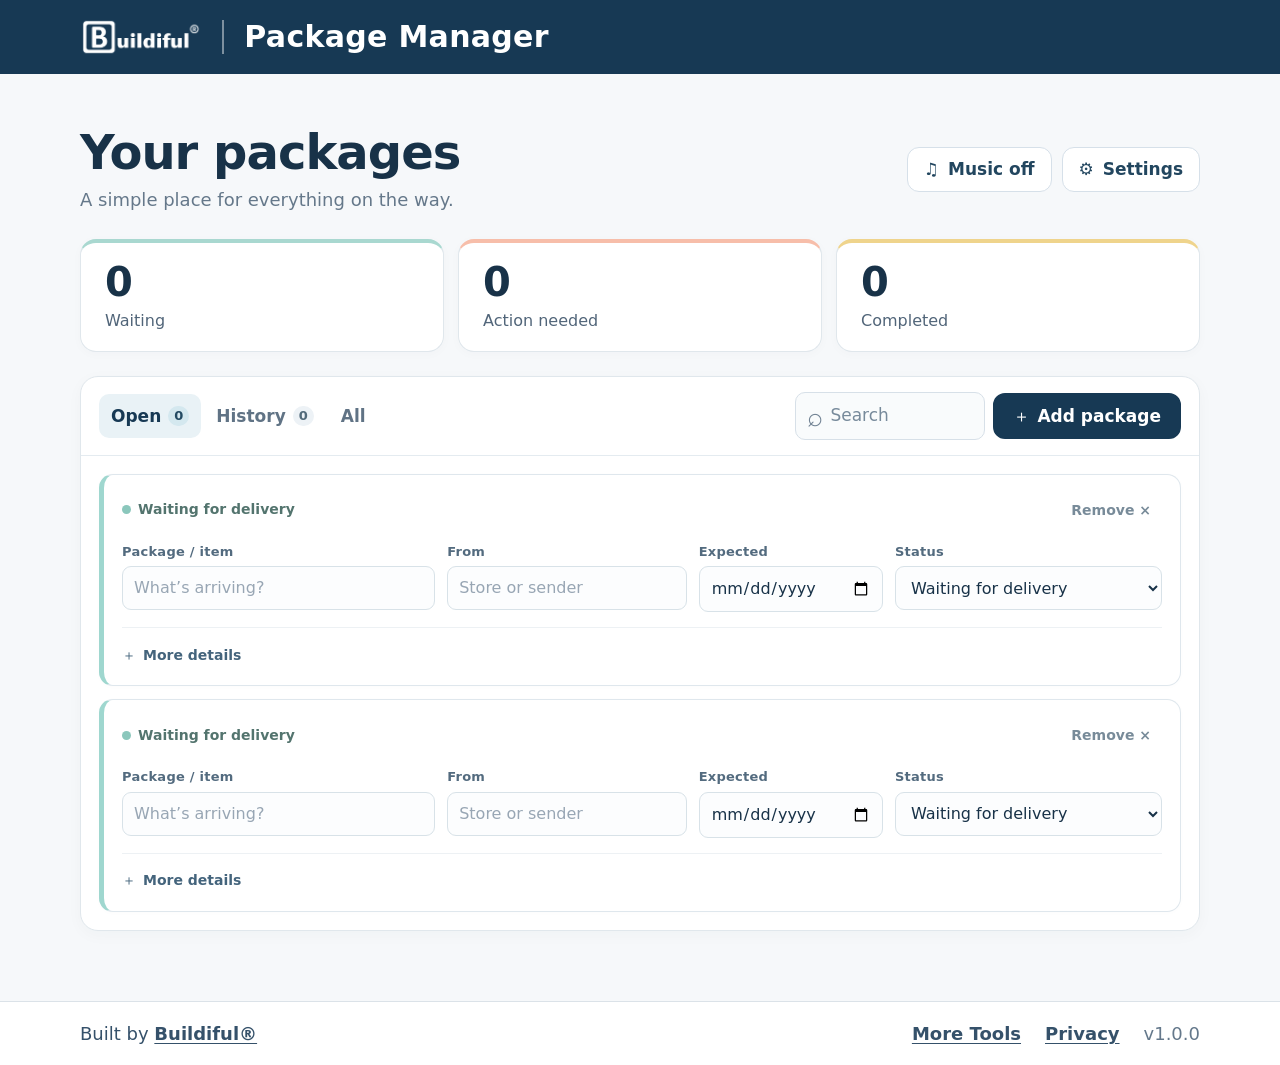
<file: index.html>
<!doctype html>
<html lang="en">
<head>
  <meta charset="utf-8">
  <meta name="viewport" content="width=device-width,initial-scale=1,viewport-fit=cover">
  <meta name="theme-color" content="#173954">
  <meta name="description" content="Keep track of incoming deliveries, returns, and packages that need attention. Private, free, and saved on your device.">
  <meta name="apple-mobile-web-app-capable" content="yes">
  <meta name="apple-mobile-web-app-status-bar-style" content="default">
  <meta name="apple-mobile-web-app-title" content="Packages">
  <title>Package Manager by Buildiful®</title>
  <link rel="icon" href="./assets/favicon.ico" sizes="any">
  <link rel="icon" href="./assets/favicon-32x32.png" type="image/png" sizes="32x32">
  <link rel="apple-touch-icon" href="./assets/package-icon-180.png">
  <link rel="manifest" href="./manifest.webmanifest">
  <link rel="stylesheet" href="./styles.css">
  <script defer src="./js/buildiful-analytics.js"
    data-measurement-id="G-TG14RBXLTF"
    data-tool-name="Package Manager"
    data-privacy-url="./privacy.html"
    data-events="package_added,package_removed,package_status_changed,backup_exported,backup_imported,retention_changed,music_toggled"></script>
  <script defer src="./js/app.js"></script>
</head>
<body>
<div class="page">
  <header class="header">
    <div class="header-inner">
      <a class="brand" href="https://buildiful.com/" aria-label="Buildiful® website"><img src="./assets/buildiful-logo-white.png" alt="Buildiful®"></a>
      <span class="header-divider" aria-hidden="true"></span>
      <a class="tool-name" href="https://buildiful.github.io/package-manager/" aria-current="page">Package Manager</a>
    </div>
  </header>

  <main class="main" id="main">
    <div class="main-heading">
      <div class="heading-copy">
        <h1>Your packages</h1>
        <p class="hint">A simple place for everything on the way.</p>
      </div>
      <div class="heading-actions">
        <button class="button-quiet music-button" id="musicToggle" type="button" aria-pressed="false" aria-label="Turn background music on"><span id="musicIcon" aria-hidden="true">♫</span><span id="musicLabel">Music off</span></button>
        <button class="button-quiet" id="settingsOpen" type="button"><span aria-hidden="true">⚙</span> Settings</button>
      </div>
    </div>

    <div id="storageWarning" class="warning" role="alert" hidden>Changes can't be saved on this device. You can export a backup from Settings.</div>

    <section class="summary" aria-label="Package summary">
      <div class="summary-item"><span class="summary-number" id="waitingCount">0</span><span class="summary-title">Waiting</span></div>
      <div class="summary-item"><span class="summary-number" id="attentionCount">0</span><span class="summary-title">Action needed</span></div>
      <div class="summary-item"><span class="summary-number" id="completedCount">0</span><span class="summary-title">Completed</span></div>
    </section>

    <section class="list-panel" aria-label="Manage packages">
      <div class="toolbar">
        <div class="tabs" role="tablist" aria-label="Package view">
          <button type="button" class="tab active" role="tab" aria-selected="true" data-view="open" id="tab-open">Open <span class="tab-count" id="tabOpenCount">0</span></button>
          <button type="button" class="tab" role="tab" aria-selected="false" data-view="history" id="tab-history">History <span class="tab-count" id="tabHistoryCount">0</span></button>
          <button type="button" class="tab" role="tab" aria-selected="false" data-view="all" id="tab-all">All</button>
        </div>
        <div class="toolbar-actions">
          <label class="search-wrap"><span class="sr-only">Search packages</span><span class="search-symbol" aria-hidden="true">⌕</span><input id="searchInput" type="search" placeholder="Search" autocomplete="off"></label>
          <button class="button-primary" id="addPackage" type="button"><span aria-hidden="true">＋</span> Add package</button>
        </div>
      </div>
      <div id="packageList" class="package-list" aria-label="Package entries"></div>
      <div id="emptyState" class="empty-state" hidden><span class="empty-icon" aria-hidden="true">📦</span><p id="emptyMessage">No packages here yet.</p></div>
    </section>
  </main>

  <footer class="footer"><div class="footer-inner">
    <span>Built by <a href="https://buildiful.com/">Buildiful®</a></span>
    <nav class="footer-links" aria-label="Footer"><a href="https://buildiful.github.io/">More Tools</a><a href="./privacy.html">Privacy</a><span>v1.0.0</span></nav>
  </div></footer>
</div>

<dialog id="settingsDialog" class="settings-dialog" aria-labelledby="settingsTitle">
  <div class="dialog-top"><h2 id="settingsTitle">Settings</h2><button class="dialog-close" id="settingsClose" type="button" aria-label="Close settings">×</button></div>
  <div class="setting-group">
    <label for="retentionSelect" class="setting-label">Keep completed packages for</label>
    <select id="retentionSelect">
      <option value="0">No history (delete immediately)</option>
      <option value="7">7 days</option>
      <option value="30">30 days</option>
      <option value="90">90 days</option>
      <option value="365">1 year</option>
      <option value="-1">Forever</option>
    </select>
    <p class="setting-hint">Open packages are never auto-deleted. Cleanup runs when the app is open.</p>
  </div>
  <div class="setting-group sound-row">
    <label for="soundEffects">Action sounds</label>
    <input type="checkbox" class="switch-input" id="soundEffects" checked>
  </div>
  <div class="setting-group">
    <h3>Backup</h3>
    <div class="backup-actions"><button class="button-light" id="exportBackup" type="button">Export backup</button><button class="button-light" id="importBackup" type="button">Import backup</button><input id="backupFile" class="sr-only" type="file" accept=".json,application/json" tabindex="-1"></div>
    <p class="setting-hint">Stored on this device, not synced between browsers. Keep a backup of important records.</p>
  </div>
  <div class="setting-group setting-last"><button class="button-danger" id="clearAll" type="button">Delete all packages</button></div>
</dialog>
<div id="toast" class="toast" role="status" aria-live="polite"></div>
<div id="analyticsConsentRoot"></div>
</body>
</html>
</file>
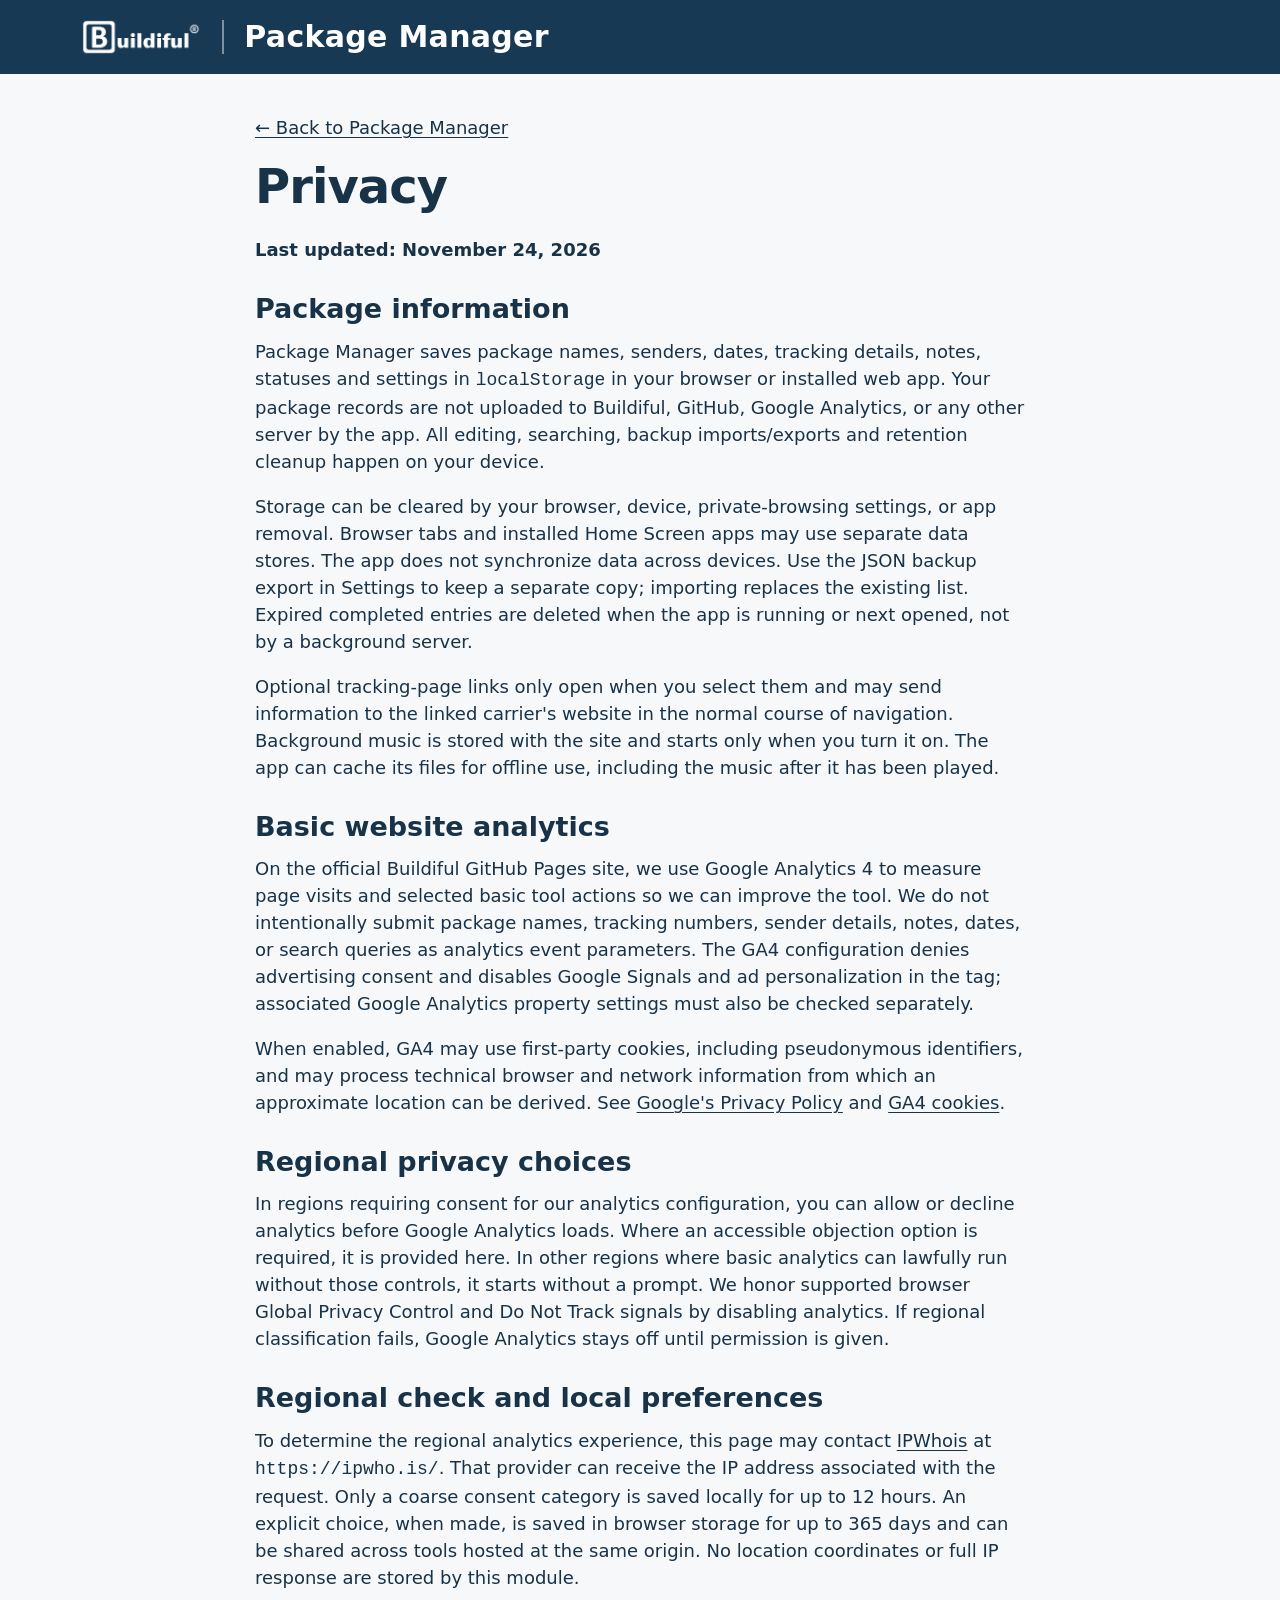
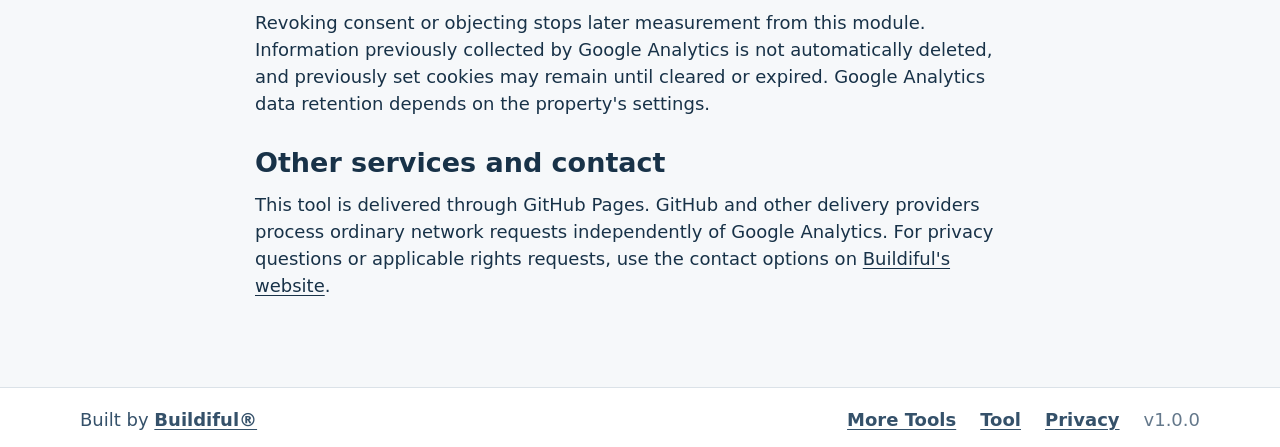
<file: privacy.html>
<!doctype html>
<html lang="en">
<head>
  <meta charset="utf-8">
  <meta name="viewport" content="width=device-width,initial-scale=1,viewport-fit=cover">
  <meta name="theme-color" content="#173954">
  <meta name="description" content="Privacy information for Package Manager by Buildiful®.">
  <title>Privacy | Package Manager by Buildiful®</title>
  <link rel="icon" href="./assets/favicon.ico" sizes="any">
  <link rel="apple-touch-icon" href="./assets/apple-touch-icon.png">
  <link rel="stylesheet" href="./styles.css">
  <script defer src="./js/buildiful-analytics.js"
    data-measurement-id="G-TG14RBXLTF"
    data-tool-name="Package Manager"
    data-privacy-url="./privacy.html"
    data-privacy-page="true"></script>
</head>
<body>
<div class="page">
  <header class="header"><div class="header-inner">
    <a class="brand" href="https://buildiful.com/" aria-label="Buildiful® website"><img src="./assets/buildiful-logo-white.png" alt="Buildiful®"></a>
    <span class="header-divider" aria-hidden="true"></span>
    <a class="tool-name" href="https://buildiful.github.io/package-manager/">Package Manager</a>
  </div></header>
  <main class="main privacy-main">
    <p><a href="./">← Back to Package Manager</a></p>
    <h1>Privacy</h1>
    <p><strong>Last updated: November 24, 2026</strong></p>
    <h2>Package information</h2>
    <p>Package Manager saves package names, senders, dates, tracking details, notes, statuses and settings in <code>localStorage</code> in your browser or installed web app. Your package records are not uploaded to Buildiful, GitHub, Google Analytics, or any other server by the app. All editing, searching, backup imports/exports and retention cleanup happen on your device.</p>
    <p>Storage can be cleared by your browser, device, private-browsing settings, or app removal. Browser tabs and installed Home Screen apps may use separate data stores. The app does not synchronize data across devices. Use the JSON backup export in Settings to keep a separate copy; importing replaces the existing list. Expired completed entries are deleted when the app is running or next opened, not by a background server.</p>
    <p>Optional tracking-page links only open when you select them and may send information to the linked carrier's website in the normal course of navigation. Background music is stored with the site and starts only when you turn it on. The app can cache its files for offline use, including the music after it has been played.</p>
    <h2>Basic website analytics</h2>
    <p>On the official Buildiful GitHub Pages site, we use Google Analytics 4 to measure page visits and selected basic tool actions so we can improve the tool. We do not intentionally submit package names, tracking numbers, sender details, notes, dates, or search queries as analytics event parameters. The GA4 configuration denies advertising consent and disables Google Signals and ad personalization in the tag; associated Google Analytics property settings must also be checked separately.</p>
    <p>When enabled, GA4 may use first-party cookies, including pseudonymous identifiers, and may process technical browser and network information from which an approximate location can be derived. See <a href="https://policies.google.com/privacy">Google's Privacy Policy</a> and <a href="https://support.google.com/analytics/answer/11397207">GA4 cookies</a>.</p>
    <h2>Regional privacy choices</h2>
    <p>In regions requiring consent for our analytics configuration, you can allow or decline analytics before Google Analytics loads. Where an accessible objection option is required, it is provided here. In other regions where basic analytics can lawfully run without those controls, it starts without a prompt. We honor supported browser Global Privacy Control and Do Not Track signals by disabling analytics. If regional classification fails, Google Analytics stays off until permission is given.</p>
    <div id="analyticsManageWrap" hidden><button id="analyticsManage" type="button">Manage analytics</button></div>
    <h2>Regional check and local preferences</h2>
    <p>To determine the regional analytics experience, this page may contact <a href="https://ipwhois.io/">IPWhois</a> at <code>https://ipwho.is/</code>. That provider can receive the IP address associated with the request. Only a coarse consent category is saved locally for up to 12 hours. An explicit choice, when made, is saved in browser storage for up to 365 days and can be shared across tools hosted at the same origin. No location coordinates or full IP response are stored by this module.</p>
    <p>Revoking consent or objecting stops later measurement from this module. Information previously collected by Google Analytics is not automatically deleted, and previously set cookies may remain until cleared or expired. Google Analytics data retention depends on the property's settings.</p>
    <h2>Other services and contact</h2>
    <p>This tool is delivered through GitHub Pages. GitHub and other delivery providers process ordinary network requests independently of Google Analytics. For privacy questions or applicable rights requests, use the contact options on <a href="https://buildiful.com/">Buildiful's website</a>.</p>
  </main>
  <footer class="footer"><div class="footer-inner"><span>Built by <a href="https://buildiful.com/">Buildiful®</a></span>
    <nav class="footer-links" aria-label="Footer"><a href="https://buildiful.github.io/">More Tools</a><a href="./">Tool</a><a href="./privacy.html" aria-current="page">Privacy</a><span>v1.0.0</span></nav>
  </div></footer>
</div>
<div id="analyticsConsentRoot"></div>
</body>
</html>
</file>
<file: styles.css>
:root{font-family:system-ui,-apple-system,BlinkMacSystemFont,"Segoe UI",sans-serif;color:#183248;background:#f6f8fa;font-size:17px;line-height:1.5;font-synthesis:none}
*{box-sizing:border-box}html{min-height:100%;scroll-behavior:smooth}body{margin:0;min-height:100vh}
a{color:inherit;text-underline-offset:3px}button,input,select,textarea{font:inherit}button,select,input[type="date"]{min-height:44px}button{cursor:pointer}button:focus-visible,a:focus-visible,input:focus-visible,select:focus-visible,textarea:focus-visible,summary:focus-visible{outline:3px solid #dfad18;outline-offset:3px}
[hidden]{display:none!important}.sr-only{position:absolute;width:1px;height:1px;margin:-1px;padding:0;border:0;clip:rect(0,0,0,0);overflow:hidden;white-space:nowrap}
.page{min-height:100vh;display:flex;flex-direction:column}
.header{background:#173954;color:#fff}.header-inner,.footer-inner{width:min(1200px,100%);margin:auto;padding:18px clamp(18px,4vw,40px);display:flex;align-items:center;gap:20px;flex-wrap:wrap}
.brand,.tool-name{text-decoration:none;font-size:clamp(22px,2.8vw,30px);font-weight:750;letter-spacing:.01em;line-height:1.2}.brand img{display:block;height:38px;width:auto;max-width:100%}.header-divider{height:34px;width:2px;background:#ffffff70}.tool-name:hover,.footer a:hover{text-decoration:underline}
.main{width:min(1200px,100%);margin:0 auto;flex:1;padding:clamp(25px,4vw,52px) clamp(18px,4vw,40px) 70px}
h1{font-size:clamp(34px,4vw,48px);line-height:1.13;letter-spacing:-.02em;margin:0}h2{font-size:clamp(25px,3vw,32px);line-height:1.2;margin:0}h3{font-size:20px;margin:0 0 12px}.hint{color:#65788a;font-size:18px;margin:7px 0 0}
.main-heading{display:flex;align-items:center;justify-content:space-between;gap:16px;flex-wrap:wrap;margin-bottom:26px}.heading-actions{display:flex;gap:10px;align-items:center;flex-wrap:wrap}
button{border-radius:12px;font-weight:650;line-height:1.2;transition:background .15s,border-color .15s,transform .15s}.button-quiet{border:1px solid #d6e0e9;color:#22465f;background:#fff;padding:11px 16px;display:inline-flex;align-items:center;justify-content:center;gap:9px}.button-quiet:hover,.button-light:hover{background:#eef5fb;border-color:#a7c2d5}.music-button[aria-pressed="true"]{background:#fff4d3;border-color:#e5c770;color:#664e16}.button-primary{background:#173954;border:2px solid #173954;color:#fff;padding:11px 18px;white-space:nowrap;display:inline-flex;gap:7px;align-items:center;justify-content:center}.button-primary:hover{background:#285979;border-color:#285979}
.warning{background:#fff1e3;color:#7d391f;border:1px solid #edc7b0;padding:13px 18px;border-radius:12px;margin-bottom:18px}
.summary{display:grid;grid-template-columns:repeat(3,minmax(0,1fr));gap:14px;margin-bottom:24px}.summary-item{min-height:110px;display:flex;flex-direction:column;justify-content:center;align-items:flex-start;padding:18px 24px;background:#fff;border:1px solid #e0e7ec;border-radius:16px;box-shadow:0 2px 11px #18324806}.summary-item:nth-child(1){border-top:4px solid #a9d8d0}.summary-item:nth-child(2){border-top:4px solid #f7beaa}.summary-item:nth-child(3){border-top:4px solid #efd48c}.summary-number{font-size:clamp(30px,4vw,40px);font-weight:750;line-height:1.05;letter-spacing:-.025em}.summary-title{font-size:16px;color:#516579;margin-top:6px}
.list-panel{background:#fff;border:1px solid #e0e7ec;border-radius:18px;box-shadow:0 4px 16px #18324808;overflow:hidden}.toolbar{display:flex;gap:14px;align-items:center;justify-content:space-between;padding:15px 18px;border-bottom:1px solid #e4ebf0;flex-wrap:wrap}.tabs,.toolbar-actions{display:flex;align-items:center;gap:8px}.tabs{gap:3px}.tab{border:0;border-radius:10px;background:transparent;color:#607385;padding:10px 12px;display:flex;align-items:center;gap:7px;white-space:nowrap}.tab:hover{background:#f2f6f9}.tab.active{color:#173954;background:#e9f2f6}.tab-count{font-size:13px;border-radius:10px;padding:2px 6px;background:#edf2f6;color:#536b7b}.tab.active .tab-count{background:#d4e8ef;color:#244b63}.search-wrap{display:flex;align-items:center;position:relative}.search-symbol{position:absolute;left:12px;font-size:27px;color:#728394;line-height:1}.search-wrap input{width:190px;max-width:100%;padding:10px 12px 10px 34px;background:#f9fbfc;border:1px solid #d7e0e8;border-radius:10px;color:#183248;min-height:45px}.search-wrap input::placeholder{color:#778a9b}
.package-list{padding:18px;display:flex;flex-direction:column;gap:13px}.package-card{border:1px solid #dfe7ed;border-left:5px solid #9fd7cf;border-radius:14px;background:#fff;padding:17px 18px 14px;box-shadow:0 1px 5px #12283e04}.package-card.action{border-left-color:#efad97}.package-card.completed{border-left-color:#e4cd8f;background:#fffefa}.card-top{display:flex;justify-content:space-between;align-items:center;gap:10px;margin-bottom:14px}.status-indicator{display:flex;align-items:center;gap:7px;font-size:14px;font-weight:700;color:#53746e}.status-indicator::before{content:"";width:9px;height:9px;border-radius:50%;background:#8bc7bc}.package-card.action .status-indicator{color:#9f5340}.package-card.action .status-indicator::before{background:#edaa92}.package-card.completed .status-indicator{color:#8b723b}.package-card.completed .status-indicator::before{background:#d8b969}.card-top-right{display:flex;align-items:center;gap:9px}.date-badge{display:inline-flex;border-radius:20px;background:#fff1e9;color:#a65032;padding:4px 10px;font-size:13px;font-weight:750}.date-badge.today{background:#fff4d9;color:#92691c}.remove-button{background:transparent;border:1px solid transparent;color:#788b99;font-size:14px;padding:7px 10px;min-height:36px}.remove-button:hover{border-color:#edd6d0;background:#fff0ed;color:#9e4436}
.fields-grid{display:grid;grid-template-columns:minmax(160px,1.7fr) minmax(130px,1.3fr) minmax(140px,1fr) minmax(180px,1.45fr);gap:12px}.field{min-width:0;display:flex;flex-direction:column;gap:5px}.field-label{font-size:13px;color:#536b7f;font-weight:750;letter-spacing:.02em}.field input,.field select,.field textarea{width:100%;min-width:0;color:#183248;border:1px solid #d8e2e8;border-radius:9px;padding:9px 11px;background:#fcfdfe;min-height:44px;font-size:16px}.field input::placeholder,.field textarea::placeholder{color:#98a6b4}.field select{appearance:auto;padding-right:6px}.field input:focus,.field select:focus,.field textarea:focus{border-color:#79a4bb;background:#fff}.field textarea{resize:vertical;min-height:70px}.custom-fields{display:flex;flex-wrap:wrap;align-items:end;gap:12px;padding:12px 0 0}.custom-fields .field{flex:1 1 220px}.custom-fields .field.short{flex:0 1 190px}.extra-details{border-top:1px solid #edf1f4;margin-top:15px;padding-top:11px}.extra-details summary{cursor:pointer;display:inline-flex;align-items:center;color:#44647c;font-weight:650;font-size:14px;min-height:32px;user-select:none;list-style:none}.extra-details summary::-webkit-details-marker{display:none}.extra-details summary::before{content:"＋";margin-right:7px}.extra-details[open] summary::before{content:"−"}.extra-details .details-fields{display:grid;grid-template-columns:1fr 1.2fr 1.4fr;gap:12px;padding-top:10px}.tracking-link{font-size:14px;display:inline-block;margin-top:6px;font-weight:650;color:#286388;text-decoration:underline;text-underline-offset:3px}.empty-state{text-align:center;padding:55px 20px 65px;color:#647889;font-size:19px}.empty-icon{font-size:40px;display:block}.empty-state p{margin:9px 0 0}
.footer{border-top:1px solid #dbe2e8;background:#fff;color:#35516a;font-size:18px}.footer-inner{justify-content:space-between;gap:12px 24px}.footer-links{display:flex;gap:12px 24px;flex-wrap:wrap;align-items:center}.footer a{font-weight:650}.footer-links span{color:#64788b}
.settings-dialog{width:min(94vw,560px);max-height:min(88vh,850px);overscroll-behavior:contain;border:1px solid #d7e0e9;border-radius:18px;box-shadow:0 25px 80px #142c4440;color:#183248;padding:26px 28px;background:#fff}.settings-dialog::backdrop{background:#0e253b91}.dialog-top{display:flex;justify-content:space-between;align-items:center;margin-bottom:15px}.dialog-close{min-height:42px;min-width:42px;background:#f2f6f9;color:#38556d;border:0;border-radius:12px;font-size:28px;font-weight:400}.setting-group{padding:19px 0;border-top:1px solid #e7edf1}.setting-group label,.setting-label{font-weight:700}.setting-group select{width:100%;display:block;margin-top:9px;border:1px solid #ccd9e2;border-radius:10px;background:#fff;color:#183248;padding:9px 12px}.setting-hint{font-size:14px;line-height:1.5;color:#6a7d8f;margin:8px 0 0}.sound-row{display:flex;justify-content:space-between;align-items:center;gap:20px}.switch-input{width:22px;height:22px;accent-color:#173954;cursor:pointer}.backup-actions{display:flex;gap:9px;flex-wrap:wrap}.button-light{border:1px solid #c9d8e1;color:#1b435d;background:#fff;padding:10px 14px;font-size:16px}.button-danger{background:transparent;color:#a34235;border:1px solid #d9bbb4;padding:10px 14px;font-size:15px}.button-danger:hover{background:#fff0ec}.setting-last{padding-bottom:0}
.toast{position:fixed;z-index:15000;bottom:24px;left:50%;transform:translate(-50%,20px);opacity:0;pointer-events:none;max-width:min(90vw,500px);min-width:200px;padding:12px 20px;border-radius:12px;background:#183248;color:#fff;box-shadow:0 5px 28px #18324855;text-align:center;transition:transform .18s,opacity .18s;font-size:16px}.toast.visible{opacity:1;transform:translate(-50%,0)}
.privacy-main{max-width:850px;padding-top:40px;padding-bottom:70px}.privacy-main p{font-size:18px;margin:0 0 18px;max-width:75ch}.privacy-main h1{margin:10px 0 23px}.privacy-main h2{margin:30px 0 12px;font-size:27px}.privacy-main code{overflow-wrap:anywhere}#analyticsManageWrap{margin:22px 0}#analyticsManageWrap button{background:#173954;color:#fff;padding:11px 18px;border:2px solid #173954;border-radius:10px}
@media(max-width:1050px){.fields-grid{grid-template-columns:repeat(2,minmax(0,1fr))}.toolbar-actions{flex:1;justify-content:flex-end}.search-wrap input{width:165px}}
@media(max-width:680px){.header-inner{gap:12px}.header-divider{height:28px}.brand,.tool-name{font-size:22px}.brand img{height:33px}.main-heading{align-items:flex-start}.heading-actions{width:100%}.summary{gap:8px}.summary-item{padding:14px 12px;min-height:93px}.summary-number{font-size:30px}.summary-title{font-size:13px}.toolbar{padding:13px}.tabs{width:100%;justify-content:space-between}.toolbar-actions{width:100%;justify-content:stretch}.search-wrap{flex:1;min-width:0}.search-wrap input{width:100%}.package-list{padding:12px}.package-card{padding:14px 12px 12px}.fields-grid{gap:10px}.extra-details .details-fields{grid-template-columns:1fr}.footer-inner{align-items:flex-start;flex-direction:column}.settings-dialog{padding:21px 20px}}
@media(max-width:420px){.fields-grid{grid-template-columns:1fr}.toolbar-actions{flex-wrap:wrap}.toolbar-actions .button-primary{flex:1}.heading-actions .button-quiet{flex:1}.tab{padding:10px 7px}.card-top{align-items:flex-start}.summary-title{font-size:12px}}
@media(prefers-reduced-motion:reduce){*,*::before,*::after{scroll-behavior:auto!important;transition:none!important}}
</file>
